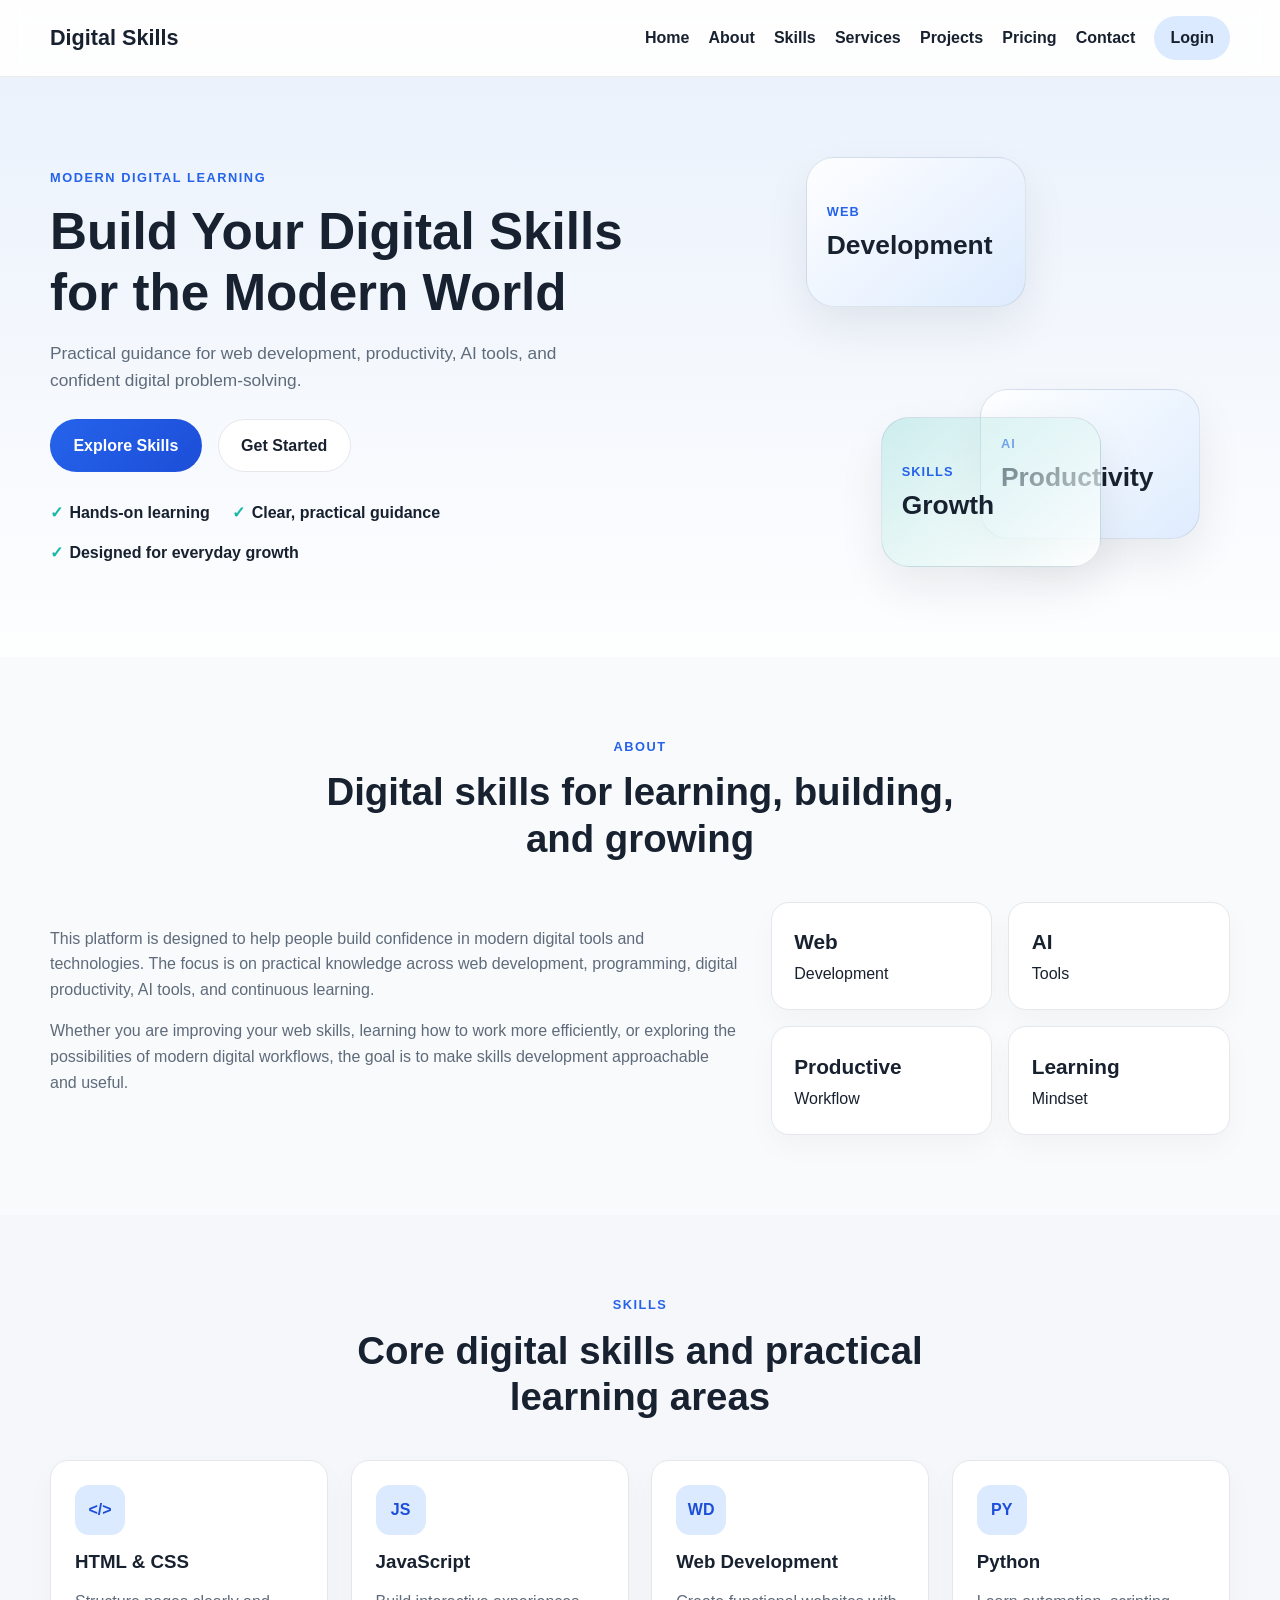
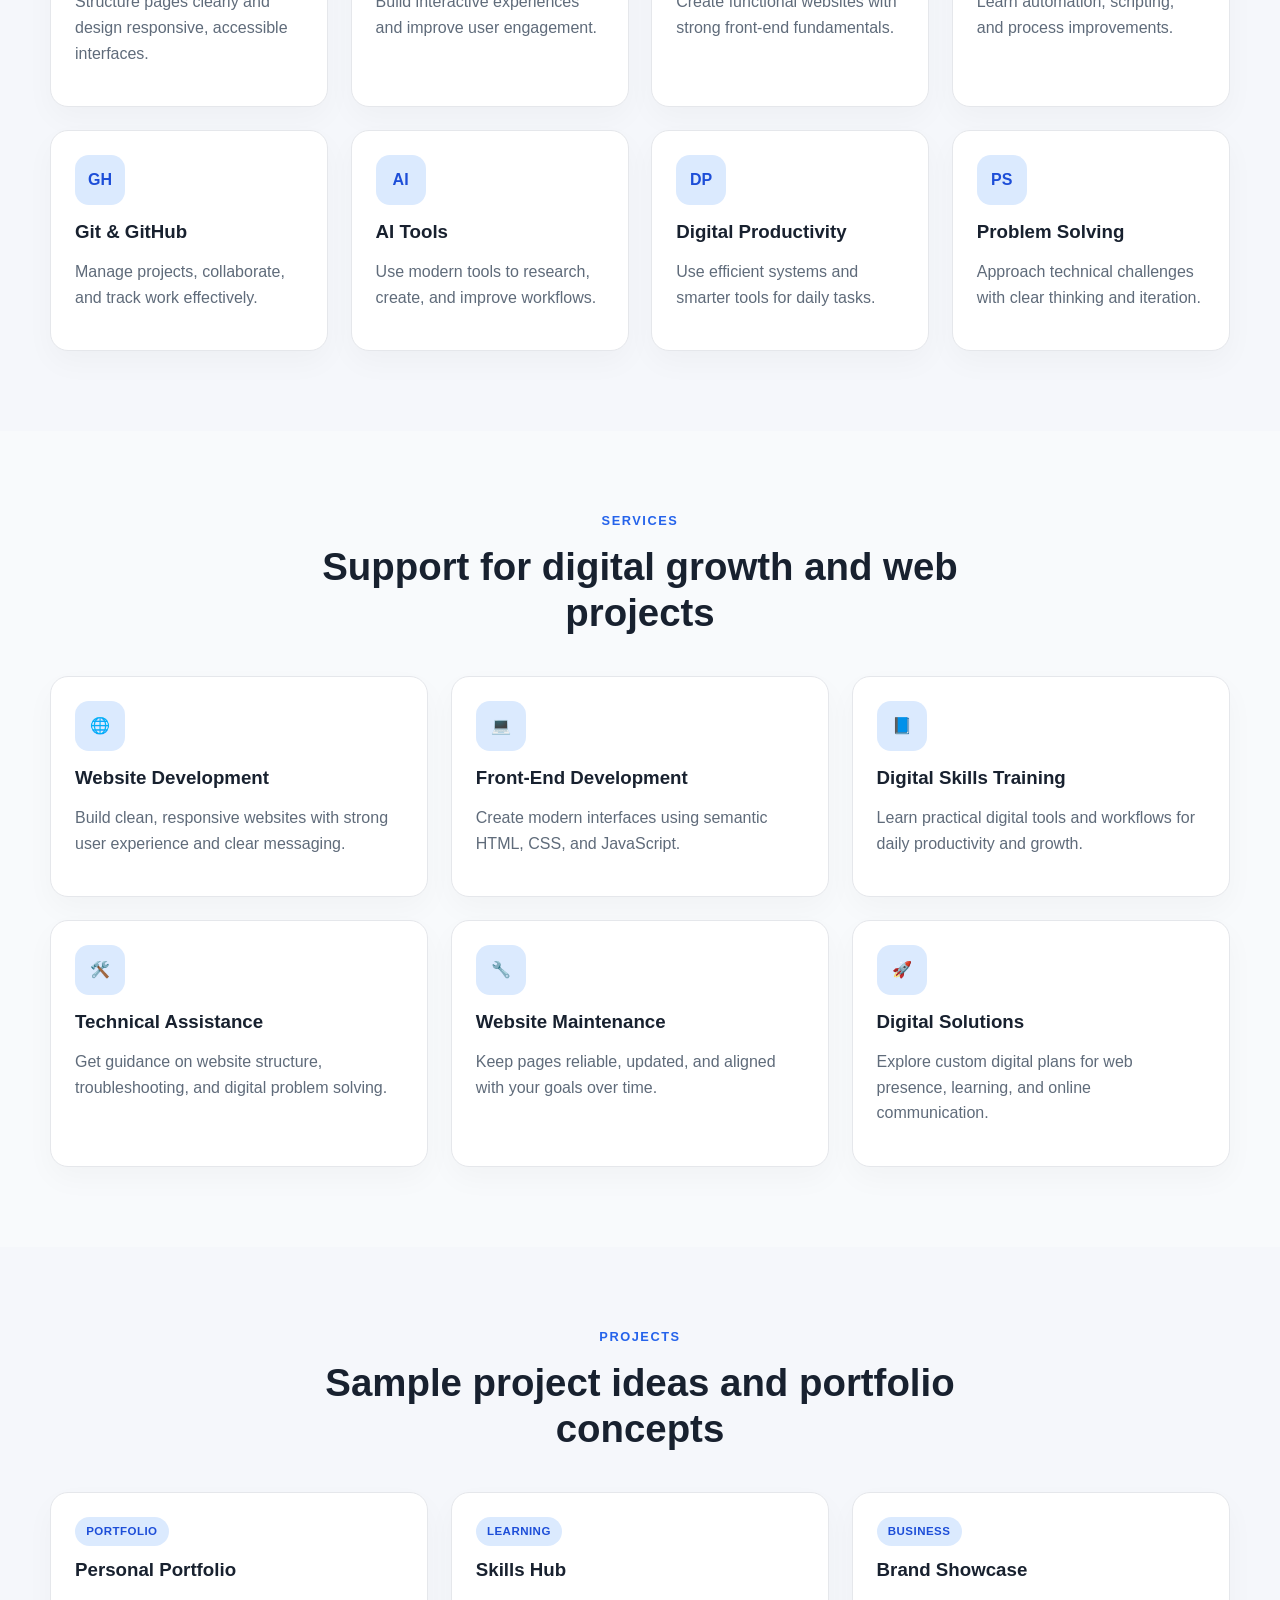
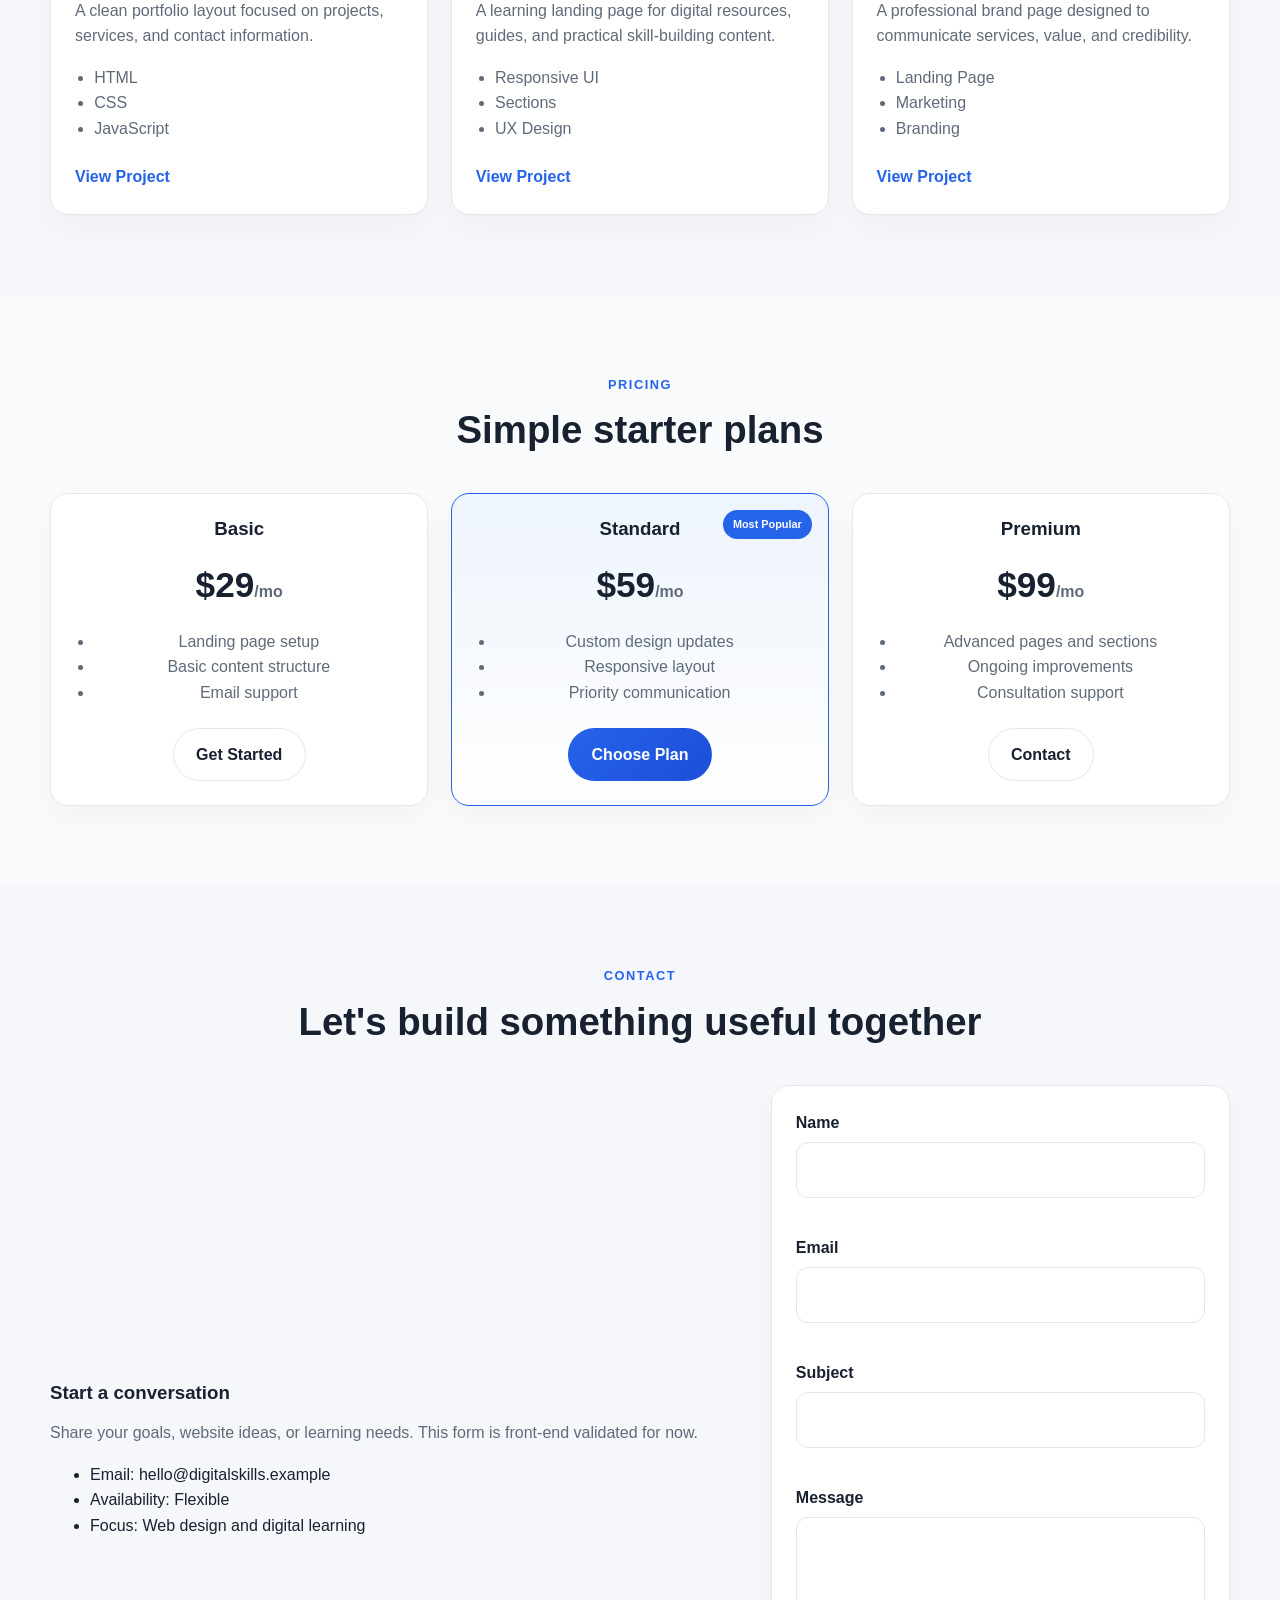
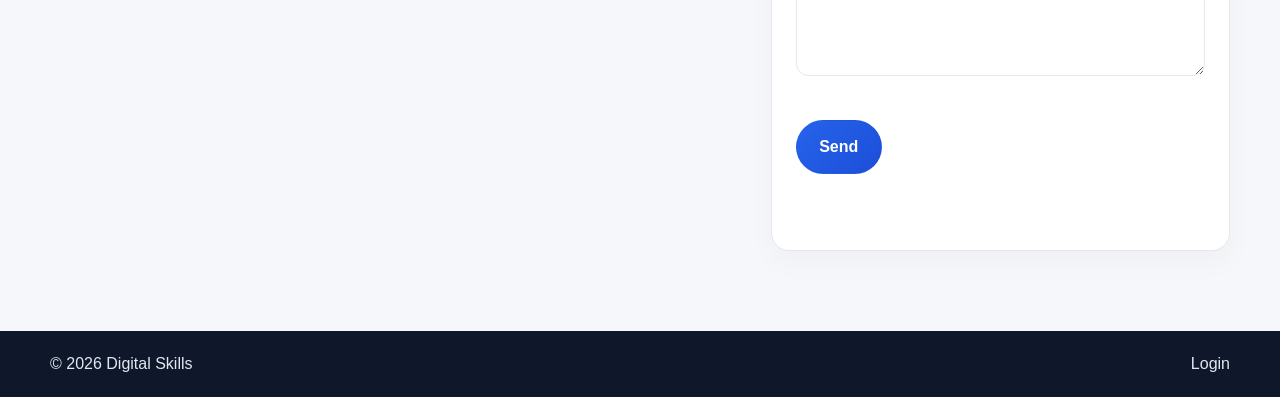
<file: index.html>
<!DOCTYPE html>
<html lang="en">
  <head>
    <meta charset="UTF-8" />
    <meta name="viewport" content="width=device-width, initial-scale=1.0" />
    <meta
      name="description"
      content="Digital Skills Site — build modern digital skills with practical web development, productivity, and technical learning support."
    />
    <title>Digital Skills</title>
    <link rel="stylesheet" href="css/styles.css" />
    <script src="js/auth.js" defer></script>
    <script src="js/main.js" defer></script>
  </head>
  <body>
    <header class="site-header">
      <nav class="navbar container" aria-label="Main navigation">
        <a href="#home" class="brand" aria-label="Digital Skills home">Digital Skills</a>

        <button
          class="menu-toggle"
          type="button"
          aria-label="Toggle navigation menu"
          aria-expanded="false"
        >
          <span></span>
          <span></span>
          <span></span>
        </button>

        <ul class="nav-menu">
          <li><a href="#home">Home</a></li>
          <li><a href="#about">About</a></li>
          <li><a href="#skills">Skills</a></li>
          <li><a href="#services">Services</a></li>
          <li><a href="#projects">Projects</a></li>
          <li><a href="#pricing">Pricing</a></li>
          <li><a href="#contact">Contact</a></li>
          <li><a href="login.html" class="nav-login">Login</a></li>
        </ul>
      </nav>
    </header>

    <main id="home">
      <section class="hero section">
        <div class="container hero-content">
          <div class="hero-copy reveal">
            <p class="eyebrow">Modern digital learning</p>
            <h1>Build Your Digital Skills for the Modern World</h1>
            <p class="lead">
              Practical guidance for web development, productivity, AI tools, and confident digital problem-solving.
            </p>
            <div class="hero-actions">
              <a href="#skills" class="btn btn-primary">Explore Skills</a>
              <a href="#contact" class="btn btn-secondary">Get Started</a>
            </div>
            <ul class="hero-points" aria-label="Key strengths">
              <li>Hands-on learning</li>
              <li>Clear, practical guidance</li>
              <li>Designed for everyday growth</li>
            </ul>
          </div>
          <div class="hero-visual reveal" aria-label="Digital skills illustration">
            <div class="visual-card primary-card">
              <span>Web</span>
              <strong>Development</strong>
            </div>
            <div class="visual-card secondary-card">
              <span>AI</span>
              <strong>Productivity</strong>
            </div>
            <div class="visual-card tertiary-card">
              <span>Skills</span>
              <strong>Growth</strong>
            </div>
          </div>
        </div>
      </section>

      <section id="about" class="section alt-section">
        <div class="container">
          <div class="section-heading reveal">
            <p class="eyebrow">About</p>
            <h2>Digital skills for learning, building, and growing</h2>
          </div>
          <div class="about-grid">
            <div class="about-copy reveal">
              <p>
                This platform is designed to help people build confidence in modern digital tools and technologies.
                The focus is on practical knowledge across web development, programming, digital productivity,
                AI tools, and continuous learning.
              </p>
              <p>
                Whether you are improving your web skills, learning how to work more efficiently, or exploring the
                possibilities of modern digital workflows, the goal is to make skills development approachable and useful.
              </p>
            </div>
            <div class="about-stats reveal">
              <div class="stat-item">
                <strong>Web</strong>
                <span>Development</span>
              </div>
              <div class="stat-item">
                <strong>AI</strong>
                <span>Tools</span>
              </div>
              <div class="stat-item">
                <strong>Productive</strong>
                <span>Workflow</span>
              </div>
              <div class="stat-item">
                <strong>Learning</strong>
                <span>Mindset</span>
              </div>
            </div>
          </div>
        </div>
      </section>

      <section id="skills" class="section">
        <div class="container">
          <div class="section-heading reveal">
            <p class="eyebrow">Skills</p>
            <h2>Core digital skills and practical learning areas</h2>
          </div>
          <div class="skills-grid">
            <article class="skill-card reveal">
              <div class="icon">&lt;/&gt;</div>
              <h3>HTML &amp; CSS</h3>
              <p>Structure pages clearly and design responsive, accessible interfaces.</p>
            </article>
            <article class="skill-card reveal">
              <div class="icon">JS</div>
              <h3>JavaScript</h3>
              <p>Build interactive experiences and improve user engagement.</p>
            </article>
            <article class="skill-card reveal">
              <div class="icon">WD</div>
              <h3>Web Development</h3>
              <p>Create functional websites with strong front-end fundamentals.</p>
            </article>
            <article class="skill-card reveal">
              <div class="icon">PY</div>
              <h3>Python</h3>
              <p>Learn automation, scripting, and process improvements.</p>
            </article>
            <article class="skill-card reveal">
              <div class="icon">GH</div>
              <h3>Git &amp; GitHub</h3>
              <p>Manage projects, collaborate, and track work effectively.</p>
            </article>
            <article class="skill-card reveal">
              <div class="icon">AI</div>
              <h3>AI Tools</h3>
              <p>Use modern tools to research, create, and improve workflows.</p>
            </article>
            <article class="skill-card reveal">
              <div class="icon">DP</div>
              <h3>Digital Productivity</h3>
              <p>Use efficient systems and smarter tools for daily tasks.</p>
            </article>
            <article class="skill-card reveal">
              <div class="icon">PS</div>
              <h3>Problem Solving</h3>
              <p>Approach technical challenges with clear thinking and iteration.</p>
            </article>
          </div>
        </div>
      </section>

      <section id="services" class="section alt-section">
        <div class="container">
          <div class="section-heading reveal">
            <p class="eyebrow">Services</p>
            <h2>Support for digital growth and web projects</h2>
          </div>
          <div class="services-grid">
            <article class="service-card reveal">
              <div class="icon">🌐</div>
              <h3>Website Development</h3>
              <p>Build clean, responsive websites with strong user experience and clear messaging.</p>
            </article>
            <article class="service-card reveal">
              <div class="icon">💻</div>
              <h3>Front-End Development</h3>
              <p>Create modern interfaces using semantic HTML, CSS, and JavaScript.</p>
            </article>
            <article class="service-card reveal">
              <div class="icon">📘</div>
              <h3>Digital Skills Training</h3>
              <p>Learn practical digital tools and workflows for daily productivity and growth.</p>
            </article>
            <article class="service-card reveal">
              <div class="icon">🛠️</div>
              <h3>Technical Assistance</h3>
              <p>Get guidance on website structure, troubleshooting, and digital problem solving.</p>
            </article>
            <article class="service-card reveal">
              <div class="icon">🔧</div>
              <h3>Website Maintenance</h3>
              <p>Keep pages reliable, updated, and aligned with your goals over time.</p>
            </article>
            <article class="service-card reveal">
              <div class="icon">🚀</div>
              <h3>Digital Solutions</h3>
              <p>Explore custom digital plans for web presence, learning, and online communication.</p>
            </article>
          </div>
        </div>
      </section>

      <section id="projects" class="section">
        <div class="container">
          <div class="section-heading reveal">
            <p class="eyebrow">Projects</p>
            <h2>Sample project ideas and portfolio concepts</h2>
          </div>
          <div class="projects-grid">
            <article class="project-card reveal">
              <div class="project-tag">Portfolio</div>
              <h3>Personal Portfolio</h3>
              <p>A clean portfolio layout focused on projects, services, and contact information.</p>
              <ul>
                <li>HTML</li>
                <li>CSS</li>
                <li>JavaScript</li>
              </ul>
              <a href="#contact" class="text-link">View Project</a>
            </article>
            <article class="project-card reveal">
              <div class="project-tag">Learning</div>
              <h3>Skills Hub</h3>
              <p>A learning landing page for digital resources, guides, and practical skill-building content.</p>
              <ul>
                <li>Responsive UI</li>
                <li>Sections</li>
                <li>UX Design</li>
              </ul>
              <a href="#contact" class="text-link">View Project</a>
            </article>
            <article class="project-card reveal">
              <div class="project-tag">Business</div>
              <h3>Brand Showcase</h3>
              <p>A professional brand page designed to communicate services, value, and credibility.</p>
              <ul>
                <li>Landing Page</li>
                <li>Marketing</li>
                <li>Branding</li>
              </ul>
              <a href="#contact" class="text-link">View Project</a>
            </article>
          </div>
        </div>
      </section>

      <section id="pricing" class="section alt-section">
        <div class="container">
          <div class="section-heading reveal">
            <p class="eyebrow">Pricing</p>
            <h2>Simple starter plans</h2>
          </div>
          <div class="pricing-grid">
            <article class="pricing-card reveal">
              <h3>Basic</h3>
              <div class="price">$29<span>/mo</span></div>
              <ul>
                <li>Landing page setup</li>
                <li>Basic content structure</li>
                <li>Email support</li>
              </ul>
              <a href="#contact" class="btn btn-outline">Get Started</a>
            </article>
            <article class="pricing-card featured reveal">
              <span class="badge">Most Popular</span>
              <h3>Standard</h3>
              <div class="price">$59<span>/mo</span></div>
              <ul>
                <li>Custom design updates</li>
                <li>Responsive layout</li>
                <li>Priority communication</li>
              </ul>
              <a href="#contact" class="btn btn-primary">Choose Plan</a>
            </article>
            <article class="pricing-card reveal">
              <h3>Premium</h3>
              <div class="price">$99<span>/mo</span></div>
              <ul>
                <li>Advanced pages and sections</li>
                <li>Ongoing improvements</li>
                <li>Consultation support</li>
              </ul>
              <a href="#contact" class="btn btn-outline">Contact</a>
            </article>
          </div>
        </div>
      </section>

      <section id="contact" class="section">
        <div class="container">
          <div class="section-heading reveal">
            <p class="eyebrow">Contact</p>
            <h2>Let's build something useful together</h2>
          </div>
          <div class="contact-grid">
            <div class="contact-details reveal">
              <h3>Start a conversation</h3>
              <p>Share your goals, website ideas, or learning needs. This form is front-end validated for now.</p>
              <ul>
                <li>Email: hello@digitalskills.example</li>
                <li>Availability: Flexible</li>
                <li>Focus: Web design and digital learning</li>
              </ul>
            </div>

            <form id="contactForm" class="contact-form reveal" novalidate>
              <div class="form-group">
                <label for="contactName">Name</label>
                <input id="contactName" name="name" type="text" required />
                <p class="error-text" id="contactNameError" aria-live="polite"></p>
              </div>

              <div class="form-group">
                <label for="contactEmail">Email</label>
                <input id="contactEmail" name="email" type="email" required />
                <p class="error-text" id="contactEmailError" aria-live="polite"></p>
              </div>

              <div class="form-group">
                <label for="contactSubject">Subject</label>
                <input id="contactSubject" name="subject" type="text" required />
                <p class="error-text" id="contactSubjectError" aria-live="polite"></p>
              </div>

              <div class="form-group">
                <label for="contactMessage">Message</label>
                <textarea id="contactMessage" name="message" rows="5" required></textarea>
                <p class="error-text" id="contactMessageError" aria-live="polite"></p>
              </div>

              <button type="submit" class="btn btn-primary">Send</button>
              <p id="contactStatus" class="status-message" aria-live="polite"></p>
            </form>
          </div>
        </div>
      </section>
    </main>

    <footer class="site-footer">
      <div class="container footer-content">
        <p>© 2026 Digital Skills</p>
        <a href="login.html">Login</a>
      </div>
    </footer>
  </body>
</html>
</file>
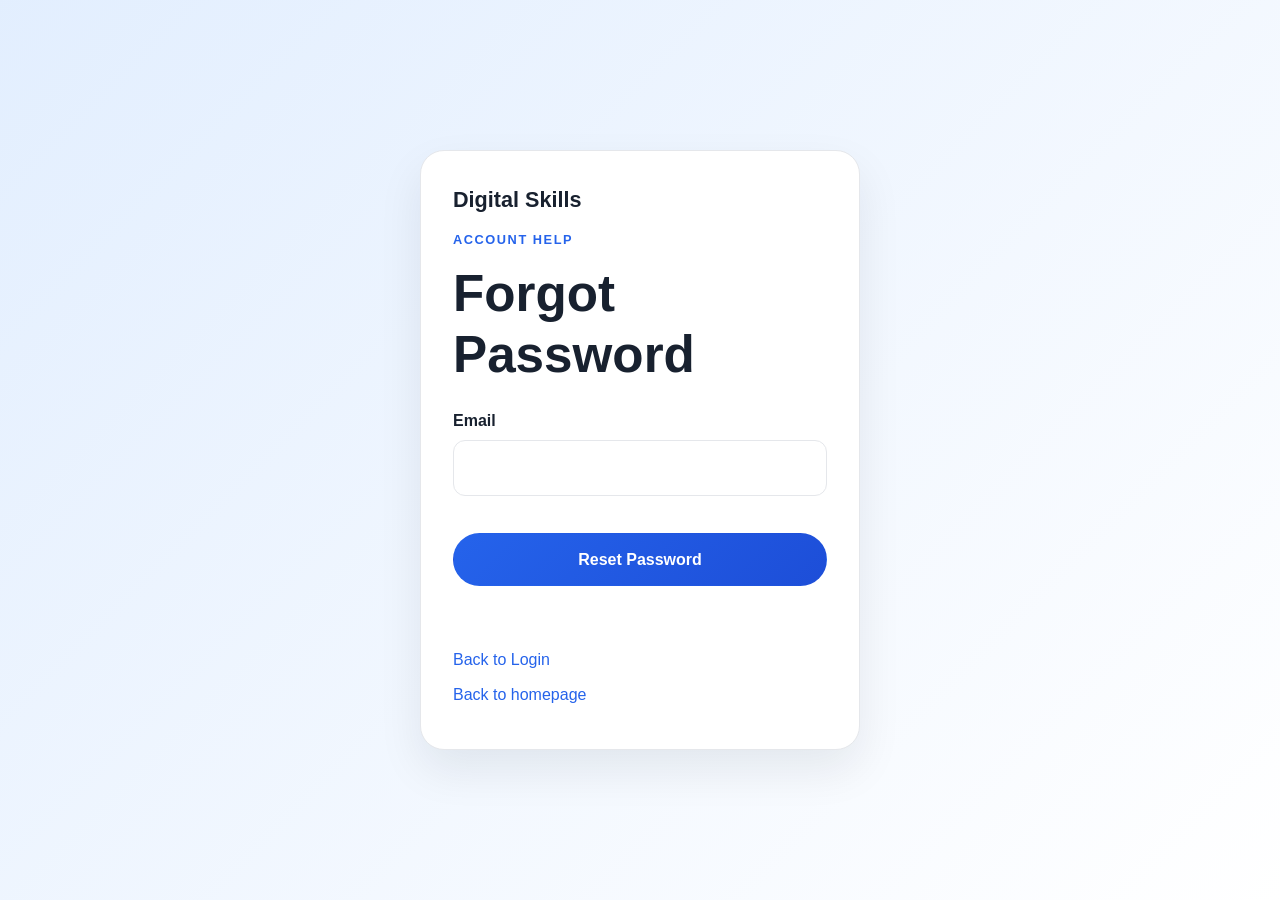
<file: forgot-password.html>
<!DOCTYPE html>
<html lang="en">
  <head>
    <meta charset="UTF-8" />
    <meta name="viewport" content="width=device-width, initial-scale=1.0" />
    <meta name="description" content="Reset your password. This is a front-end prototype only." />
    <title>Forgot Password - Digital Skills</title>
    <link rel="stylesheet" href="css/styles.css" />
    <script src="js/auth.js" defer></script>
    <script src="js/forgot-password.js" defer></script>
  </head>
  <body class="auth-page">
    <div class="auth-shell">
      <div class="auth-card">
        <div class="auth-header">
          <a href="index.html" class="brand brand-inline">Digital Skills</a>
          <p class="eyebrow">Account help</p>
          <h1>Forgot Password</h1>
        </div>

        <form id="forgotPasswordForm" novalidate>
          <div class="form-group">
            <label for="resetEmail">Email</label>
            <input id="resetEmail" name="email" type="email" autocomplete="email" required />
            <p class="error-text" id="resetEmailError" aria-live="polite"></p>
          </div>

          <button type="submit" class="btn btn-primary btn-block">Reset Password</button>
          <p id="resetStatus" class="status-message" aria-live="polite"></p>
        </form>

        <div class="auth-links">
          <p><a href="login.html">Back to Login</a></p>
          <p><a href="index.html">Back to homepage</a></p>
        </div>
      </div>
    </div>
  </body>
</html>
</file>
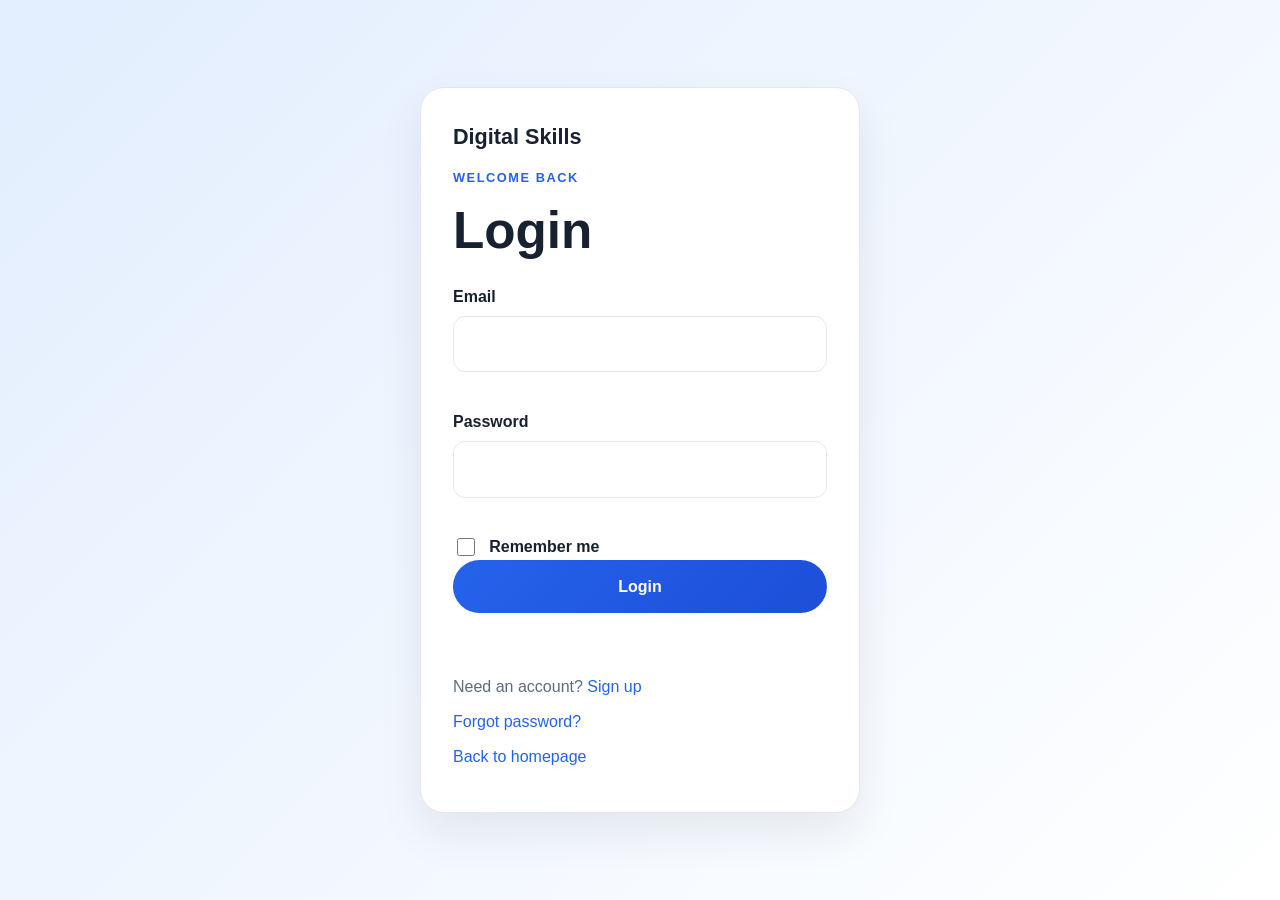
<file: login.html>
<!DOCTYPE html>
<html lang="en">
<head>
  <meta charset="UTF-8" />
  <meta name="viewport" content="width=device-width, initial-scale=1.0" />
  <title>Login - Digital Skills</title>
  <meta name="description" content="Prototype login page for the Digital Skills website." />
  <link rel="stylesheet" href="css/styles.css" />
  <script src="js/auth.js" defer></script>
  <script src="js/login.js" defer></script>
</head>
<body class="auth-page">
  <div class="auth-shell">
    <div class="auth-card">
      <div class="auth-header">
        <a href="index.html" class="brand brand-inline">Digital Skills</a>
        <p class="eyebrow">Welcome back</p>
        <h1>Login</h1>
      </div>

      <form id="loginForm" novalidate>
        <div class="form-group">
          <label for="email">Email</label>
          <input id="email" name="email" type="email" autocomplete="email" required />
          <p class="error-text" id="emailError" aria-live="polite"></p>
        </div>

        <div class="form-group">
          <label for="password">Password</label>
          <input id="password" name="password" type="password" autocomplete="current-password" required />
          <p class="error-text" id="passwordError" aria-live="polite"></p>
        </div>

        <div class="form-row checkbox-row">
          <label for="remember">
            <input id="remember" name="remember" type="checkbox" />
            <span>Remember me</span>
          </label>
        </div>

        <button type="submit" class="btn btn-primary btn-block">Login</button>
        <p id="loginStatus" class="status-message" aria-live="polite"></p>
      </form>

      <div class="auth-links">
        <p>Need an account? <a href="signup.html">Sign up</a></p>
        <p><a href="forgot-password.html">Forgot password?</a></p>
        <p><a href="index.html">Back to homepage</a></p>
      </div>
    </div>
  </div>
</body>
</html>
</file>
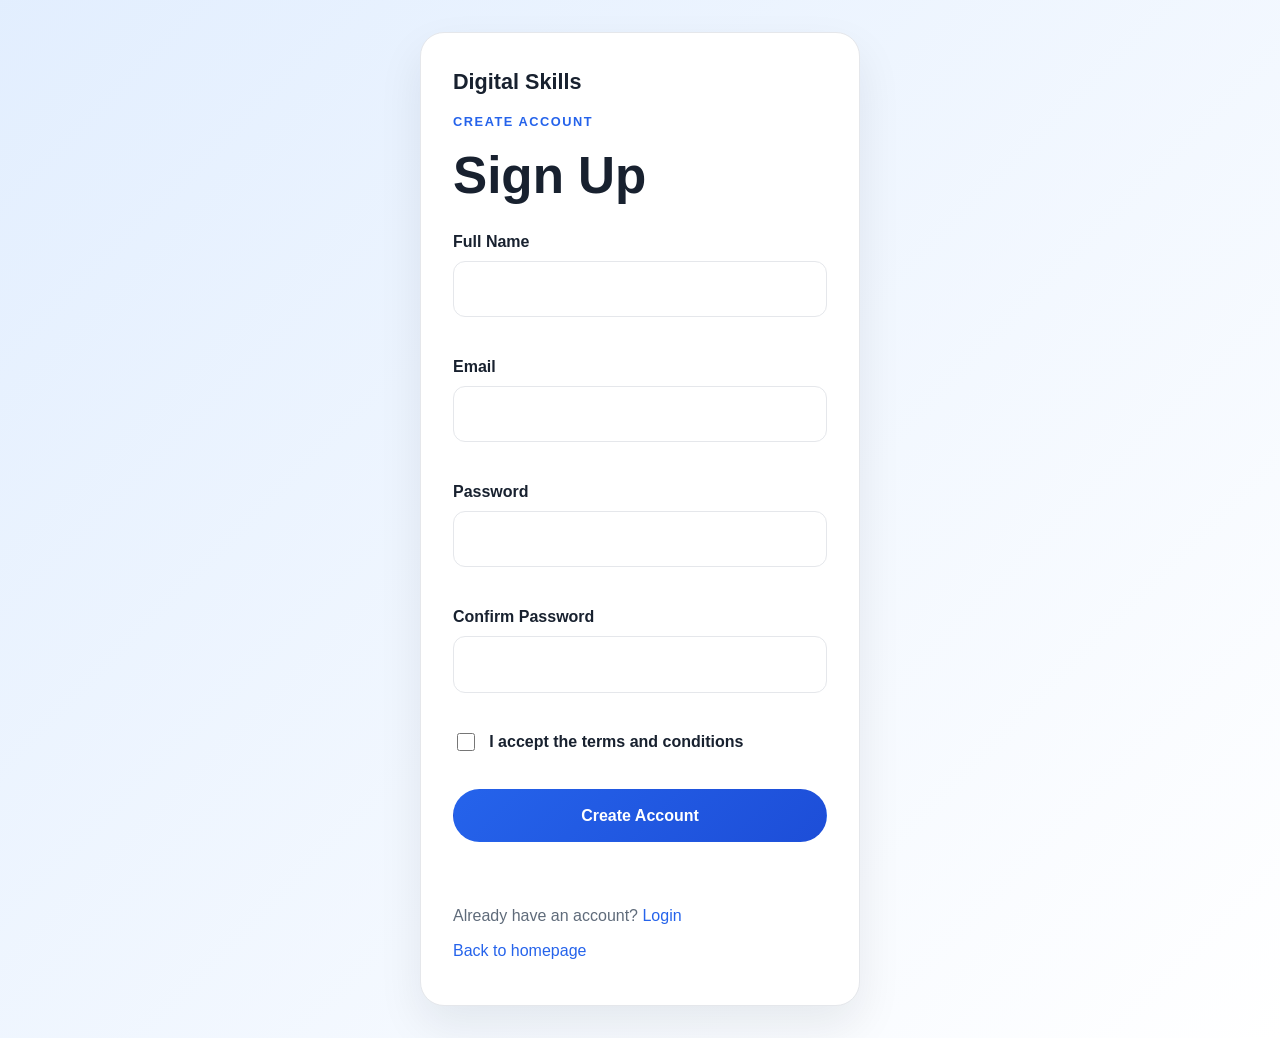
<file: signup.html>
<!DOCTYPE html>
<html lang="en">
  <head>
    <meta charset="UTF-8" />
    <meta name="viewport" content="width=device-width, initial-scale=1.0" />
    <meta name="description" content="Create a new Digital Skills account. This is a front-end prototype only." />
    <title>Sign Up - Digital Skills</title>
    <link rel="stylesheet" href="css/styles.css" />
    <script src="js/auth.js" defer></script>
    <script src="js/signup.js" defer></script>
  </head>
  <body class="auth-page">
    <div class="auth-shell">
      <div class="auth-card">
        <div class="auth-header">
          <a href="index.html" class="brand brand-inline">Digital Skills</a>
          <p class="eyebrow">Create account</p>
          <h1>Sign Up</h1>
        </div>

        <form id="signupForm" novalidate>
          <div class="form-group">
            <label for="fullName">Full Name</label>
            <input id="fullName" name="fullName" type="text" autocomplete="name" required />
            <p class="error-text" id="fullNameError" aria-live="polite"></p>
          </div>

          <div class="form-group">
            <label for="signupEmail">Email</label>
            <input id="signupEmail" name="email" type="email" autocomplete="email" required />
            <p class="error-text" id="signupEmailError" aria-live="polite"></p>
          </div>

          <div class="form-group">
            <label for="signupPassword">Password</label>
            <input id="signupPassword" name="password" type="password" autocomplete="new-password" required />
            <p class="error-text" id="signupPasswordError" aria-live="polite"></p>
          </div>

          <div class="form-group">
            <label for="confirmPassword">Confirm Password</label>
            <input id="confirmPassword" name="confirmPassword" type="password" autocomplete="new-password" required />
            <p class="error-text" id="confirmPasswordError" aria-live="polite"></p>
          </div>

          <div class="form-row checkbox-row">
            <label for="terms">
              <input id="terms" name="terms" type="checkbox" />
              <span>I accept the terms and conditions</span>
            </label>
          </div>
          <p class="error-text" id="termsError" aria-live="polite"></p>

          <button type="submit" class="btn btn-primary btn-block">Create Account</button>
          <p id="signupStatus" class="status-message" aria-live="polite"></p>
        </form>

        <div class="auth-links">
          <p>Already have an account? <a href="login.html">Login</a></p>
          <p><a href="index.html">Back to homepage</a></p>
        </div>
      </div>
    </div>
  </body>
</html>
</file>
<file: css/styles.css>
* {
  box-sizing: border-box;
}

:root {
  --primary: #2563eb;
  --primary-dark: #1d4ed8;
  --primary-soft: #dbeafe;
  --accent: #14b8a6;
  --text: #18212f;
  --muted: #5f6b7a;
  --surface: #ffffff;
  --surface-alt: #f8fafc;
  --border: #e5e7eb;
  --shadow: 0 20px 45px rgba(15, 23, 42, 0.08);
  --radius: 18px;
  --max-width: 1180px;
  --transition: 0.25s ease;
}

html {
  scroll-behavior: smooth;
}

body {
  margin: 0;
  font-family: Arial, Helvetica, sans-serif;
  color: var(--text);
  background: #f5f7fb;
  line-height: 1.6;
}

a {
  color: var(--primary);
  text-decoration: none;
}

a:hover {
  text-decoration: underline;
}

img {
  max-width: 100%;
  display: block;
}

button,
input,
textarea {
  font: inherit;
}

.container {
  width: min(var(--max-width), calc(100% - 2rem));
  margin: 0 auto;
}

.section {
  padding: 5rem 0;
}

.alt-section {
  background: var(--surface-alt);
}

.section-heading {
  max-width: 700px;
  margin: 0 auto 2.5rem;
  text-align: center;
}

.eyebrow {
  margin: 0 0 0.75rem;
  font-size: 0.8rem;
  font-weight: 700;
  letter-spacing: 0.12em;
  text-transform: uppercase;
  color: var(--primary);
}

h1, h2, h3 {
  line-height: 1.2;
  margin: 0 0 1rem;
}

h1 {
  font-size: clamp(2.4rem, 4vw, 4rem);
}

h2 {
  font-size: clamp(2rem, 3vw, 2.8rem);
}

p {
  margin-top: 0;
  color: var(--muted);
}

.site-header {
  position: sticky;
  top: 0;
  z-index: 50;
  background: rgba(255, 255, 255, 0.88);
  backdrop-filter: blur(12px);
  border-bottom: 1px solid rgba(229, 231, 235, 0.8);
}

.navbar {
  display: flex;
  align-items: center;
  justify-content: space-between;
  min-height: 76px;
  position: relative;
}

.brand {
  font-size: 1.35rem;
  font-weight: 800;
  color: var(--text);
  text-decoration: none;
}

.brand-inline {
  display: inline-block;
  margin-bottom: 0.8rem;
}

.nav-menu {
  display: flex;
  align-items: center;
  list-style: none;
  margin: 0;
  padding: 0;
  gap: 1.2rem;
}

.nav-menu a {
  color: var(--text);
  font-weight: 600;
  text-decoration: none;
  transition: color var(--transition);
}

.nav-menu a:hover,
.nav-menu a:focus-visible {
  color: var(--primary);
}

.nav-login {
  display: inline-flex;
  align-items: center;
  justify-content: center;
  min-height: 40px;
  padding: 0.6rem 1rem;
  border-radius: 999px;
  background: var(--primary-soft);
  color: var(--primary-dark);
}

.menu-toggle {
  display: none;
  width: 46px;
  height: 42px;
  border: 1px solid var(--border);
  background: var(--surface);
  border-radius: 10px;
  cursor: pointer;
  padding: 0.5rem;
}

.menu-toggle span {
  display: block;
  width: 100%;
  height: 2px;
  background: var(--text);
  margin: 5px 0;
  border-radius: 2px;
}

.hero {
  background: linear-gradient(180deg, rgba(219, 234, 254, 0.38), rgba(255, 255, 255, 0.85));
}

.hero-content {
  display: grid;
  grid-template-columns: 1.2fr 0.8fr;
  align-items: center;
  gap: 2rem;
}

.hero-copy {
  max-width: 620px;
}

.lead {
  font-size: 1.08rem;
  max-width: 580px;
}

.hero-actions {
  display: flex;
  flex-wrap: wrap;
  gap: 1rem;
  margin: 1.5rem 0 1.75rem;
}

.btn {
  display: inline-flex;
  align-items: center;
  justify-content: center;
  min-height: 48px;
  padding: 0.8rem 1.4rem;
  border: 1px solid transparent;
  border-radius: 999px;
  cursor: pointer;
  font-weight: 700;
  text-decoration: none;
  transition: transform var(--transition), box-shadow var(--transition), background var(--transition);
}

.btn:hover,
.btn:focus-visible {
  transform: translateY(-1px);
  box-shadow: 0 10px 18px rgba(37, 99, 235, 0.16);
}

.btn-primary {
  background: linear-gradient(135deg, var(--primary), var(--primary-dark));
  color: #fff;
}

.btn-secondary,
.btn-outline {
  background: #fff;
  border-color: var(--border);
  color: var(--text);
}

.btn-block {
  width: 100%;
}

.hero-points {
  list-style: none;
  margin: 0;
  padding: 0;
  display: flex;
  flex-wrap: wrap;
  gap: 0.9rem 1.4rem;
  color: var(--text);
  font-weight: 600;
}

.hero-points li {
  display: flex;
  align-items: center;
  gap: 0.4rem;
}

.hero-points li::before {
  content: "✓";
  color: var(--accent);
  font-weight: bold;
}

.hero-visual {
  position: relative;
  min-height: 420px;
  display: grid;
  place-items: center;
}

.visual-card {
  position: absolute;
  display: flex;
  flex-direction: column;
  justify-content: center;
  padding: 1.25rem;
  width: 220px;
  min-height: 150px;
  border-radius: 28px;
  background: linear-gradient(140deg, rgba(255,255,255,0.9), rgba(219,234,254,0.9));
  border: 1px solid rgba(148, 163, 184, 0.28);
  box-shadow: var(--shadow);
}

.visual-card span {
  font-size: 0.8rem;
  text-transform: uppercase;
  letter-spacing: 0.08em;
  color: var(--primary);
  font-weight: 700;
}

.visual-card strong {
  margin-top: 0.45rem;
  font-size: 1.65rem;
  line-height: 1.2;
}

.primary-card {
  top: 0;
  left: 35px;
}

.secondary-card {
  right: 30px;
  bottom: 38px;
}

.tertiary-card {
  bottom: 10px;
  left: 110px;
  background: linear-gradient(140deg, rgba(20,184,166,0.18), rgba(255,255,255,0.9));
}

.about-grid,
.contact-grid {
  display: grid;
  grid-template-columns: 1.2fr 0.8fr;
  gap: 2rem;
  align-items: center;
}

.about-stats {
  display: grid;
  grid-template-columns: repeat(2, minmax(150px, 1fr));
  gap: 1rem;
}

.stat-item {
  background: var(--surface);
  border: 1px solid var(--border);
  border-radius: var(--radius);
  padding: 1.4rem;
  box-shadow: 0 12px 28px rgba(15, 23, 42, 0.03);
}

.stat-item strong {
  display: block;
  font-size: 1.3rem;
  margin-bottom: 0.2rem;
}

.skills-grid,
.services-grid,
.projects-grid,
.pricing-grid {
  display: grid;
  gap: 1.4rem;
}

.skills-grid {
  grid-template-columns: repeat(4, minmax(0, 1fr));
}

.skill-card,
.service-card,
.project-card,
.pricing-card {
  background: var(--surface);
  border: 1px solid var(--border);
  border-radius: var(--radius);
  padding: 1.5rem;
  box-shadow: 0 12px 30px rgba(15, 23, 42, 0.03);
  transition: transform var(--transition), box-shadow var(--transition);
}

.skill-card:hover,
.service-card:hover,
.project-card:hover,
.pricing-card:hover {
  transform: translateY(-4px);
  box-shadow: 0 18px 35px rgba(15, 23, 42, 0.06);
}

.icon {
  width: 50px;
  height: 50px;
  display: grid;
  place-items: center;
  margin-bottom: 1rem;
  border-radius: 14px;
  background: var(--primary-soft);
  color: var(--primary-dark);
  font-weight: 800;
}

.services-grid {
  grid-template-columns: repeat(3, minmax(0, 1fr));
}

.projects-grid {
  grid-template-columns: repeat(3, minmax(0, 1fr));
}

.project-tag {
  display: inline-block;
  margin-bottom: 0.8rem;
  padding: 0.35rem 0.7rem;
  border-radius: 999px;
  background: var(--primary-soft);
  color: var(--primary-dark);
  font-size: 0.72rem;
  font-weight: 700;
  letter-spacing: 0.04em;
  text-transform: uppercase;
}

.project-card ul,
.pricing-card ul {
  margin: 1rem 0 1.4rem;
  padding-left: 1.2rem;
  color: var(--muted);
}

.text-link {
  font-weight: 700;
}

.pricing-grid {
  grid-template-columns: repeat(3, minmax(0, 1fr));
}

.pricing-card {
  position: relative;
  text-align: center;
}

.pricing-card.featured {
  border-color: var(--primary);
  background: linear-gradient(180deg, rgba(219,234,254,0.35), rgba(255,255,255,0.9));
}

.badge {
  position: absolute;
  top: 1rem;
  right: 1rem;
  padding: 0.35rem 0.65rem;
  border-radius: 999px;
  background: var(--primary);
  color: #fff;
  font-size: 0.68rem;
  font-weight: 700;
}

.price {
  margin: 1rem 0;
  font-size: 2.2rem;
  font-weight: 800;
  color: var(--text);
}

.price span {
  font-size: 1rem;
  font-weight: 600;
  color: var(--muted);
}

.contact-details {
  padding-right: 1rem;
}

.contact-form {
  background: var(--surface);
  border: 1px solid var(--border);
  border-radius: var(--radius);
  padding: 1.5rem;
  box-shadow: 0 12px 28px rgba(15, 23, 42, 0.03);
}

.form-group {
  margin-bottom: 1rem;
}

label {
  display: block;
  margin-bottom: 0.4rem;
  font-weight: 700;
  color: var(--text);
}

input,
textarea {
  width: 100%;
  border: 1px solid var(--border);
  border-radius: 12px;
  background: #fff;
  padding: 0.9rem 1rem;
  color: var(--text);
  transition: border-color var(--transition), box-shadow var(--transition);
}

input:focus,
textarea:focus {
  outline: none;
  border-color: var(--primary);
  box-shadow: 0 0 0 4px rgba(37, 99, 235, 0.1);
}

textarea {
  resize: vertical;
  min-height: 120px;
}

.checkbox-row {
  display: flex;
  align-items: center;
}

.checkbox-row label {
  display: flex;
  align-items: center;
  gap: 0.7rem;
  margin: 0;
  font-weight: 600;
}

.checkbox-row input[type="checkbox"] {
  width: 18px;
  height: 18px;
}

.error-text {
  min-height: 1.1em;
  margin-top: 0.4rem;
  font-size: 0.82rem;
  color: #dc2626;
}

.status-message {
  min-height: 1.3em;
  margin-top: 1rem;
  font-weight: 600;
}

.status-message.success {
  color: #166534;
}

.status-message.error {
  color: #b91c1c;
}

.site-footer {
  background: #0f172a;
  color: #e2e8f0;
  padding: 1.25rem 0;
}

.footer-content {
  display: flex;
  justify-content: space-between;
  align-items: center;
  gap: 1rem;
}

.footer-content p,
.footer-content a {
  margin: 0;
  color: #e2e8f0;
}

.auth-page {
  min-height: 100vh;
  display: grid;
  place-items: center;
  background: linear-gradient(135deg, rgba(219,234,254,0.8), rgba(255,255,255,1));
  padding: 2rem 1rem;
}

.auth-shell {
  width: min(440px, 100%);
}

.auth-card {
  background: var(--surface);
  border: 1px solid var(--border);
  border-radius: 24px;
  box-shadow: var(--shadow);
  padding: 2rem; 
}

.auth-header {
  margin-bottom: 1.4rem;
}

.auth-links {
  margin-top: 1.5rem;
}

.auth-links p {
  margin-bottom: 0.6rem;
}

.reveal {
  opacity: 0;
  transform: translateY(18px);
  transition: opacity 0.6s ease, transform 0.6s ease;
}

.reveal.visible {
  opacity: 1;
  transform: translateY(0);
}

@media (max-width: 960px) {
  .skills-grid {
    grid-template-columns: repeat(2, minmax(0, 1fr));
  }

  .services-grid,
  .projects-grid,
  .pricing-grid {
    grid-template-columns: repeat(2, minmax(0, 1fr));
  }
}

@media (max-width: 768px) {
  .navbar {
    min-height: 68px;
  }

  .menu-toggle {
    display: inline-block;
  }

  .nav-menu {
    display: none;
    position: absolute;
    top: calc(100% + 10px);
    left: 0;
    right: 0;
    flex-direction: column;
    align-items: flex-start;
    gap: 0.5rem;
    background: var(--surface);
    border: 1px solid var(--border);
    border-radius: 16px;
    padding: 1rem;
    box-shadow: var(--shadow);
  }

  .nav-menu.open {
    display: flex;
  }

  .hero-content,
  .about-grid,
  .contact-grid,
  .services-grid,
  .projects-grid,
  .pricing-grid,
  .skills-grid {
    grid-template-columns: 1fr;
  }

  .hero-visual {
    min-height: 320px;
  }

  .primary-card {
    left: 20px;
  }

  .secondary-card {
    right: 10px;
  }

  .tertiary-card {
    left: 90px;
  }
}

@media (max-width: 480px) {
  .section {
    padding: 4rem 0;
  }

  .auth-card {
    padding: 1.3rem;
  }

  .hero-actions {
    flex-direction: column;
  }

  .btn {
    width: 100%;
  }

  .hero-points {
    flex-direction: column;
  }
}

@media (prefers-reduced-motion: reduce) {
  html {
    scroll-behavior: auto;
  }

  *, *::before, *::after {
    animation: none !important;
    transition: none !important;
  }

  .reveal {
    opacity: 1;
    transform: none;
  }
}
</file>
